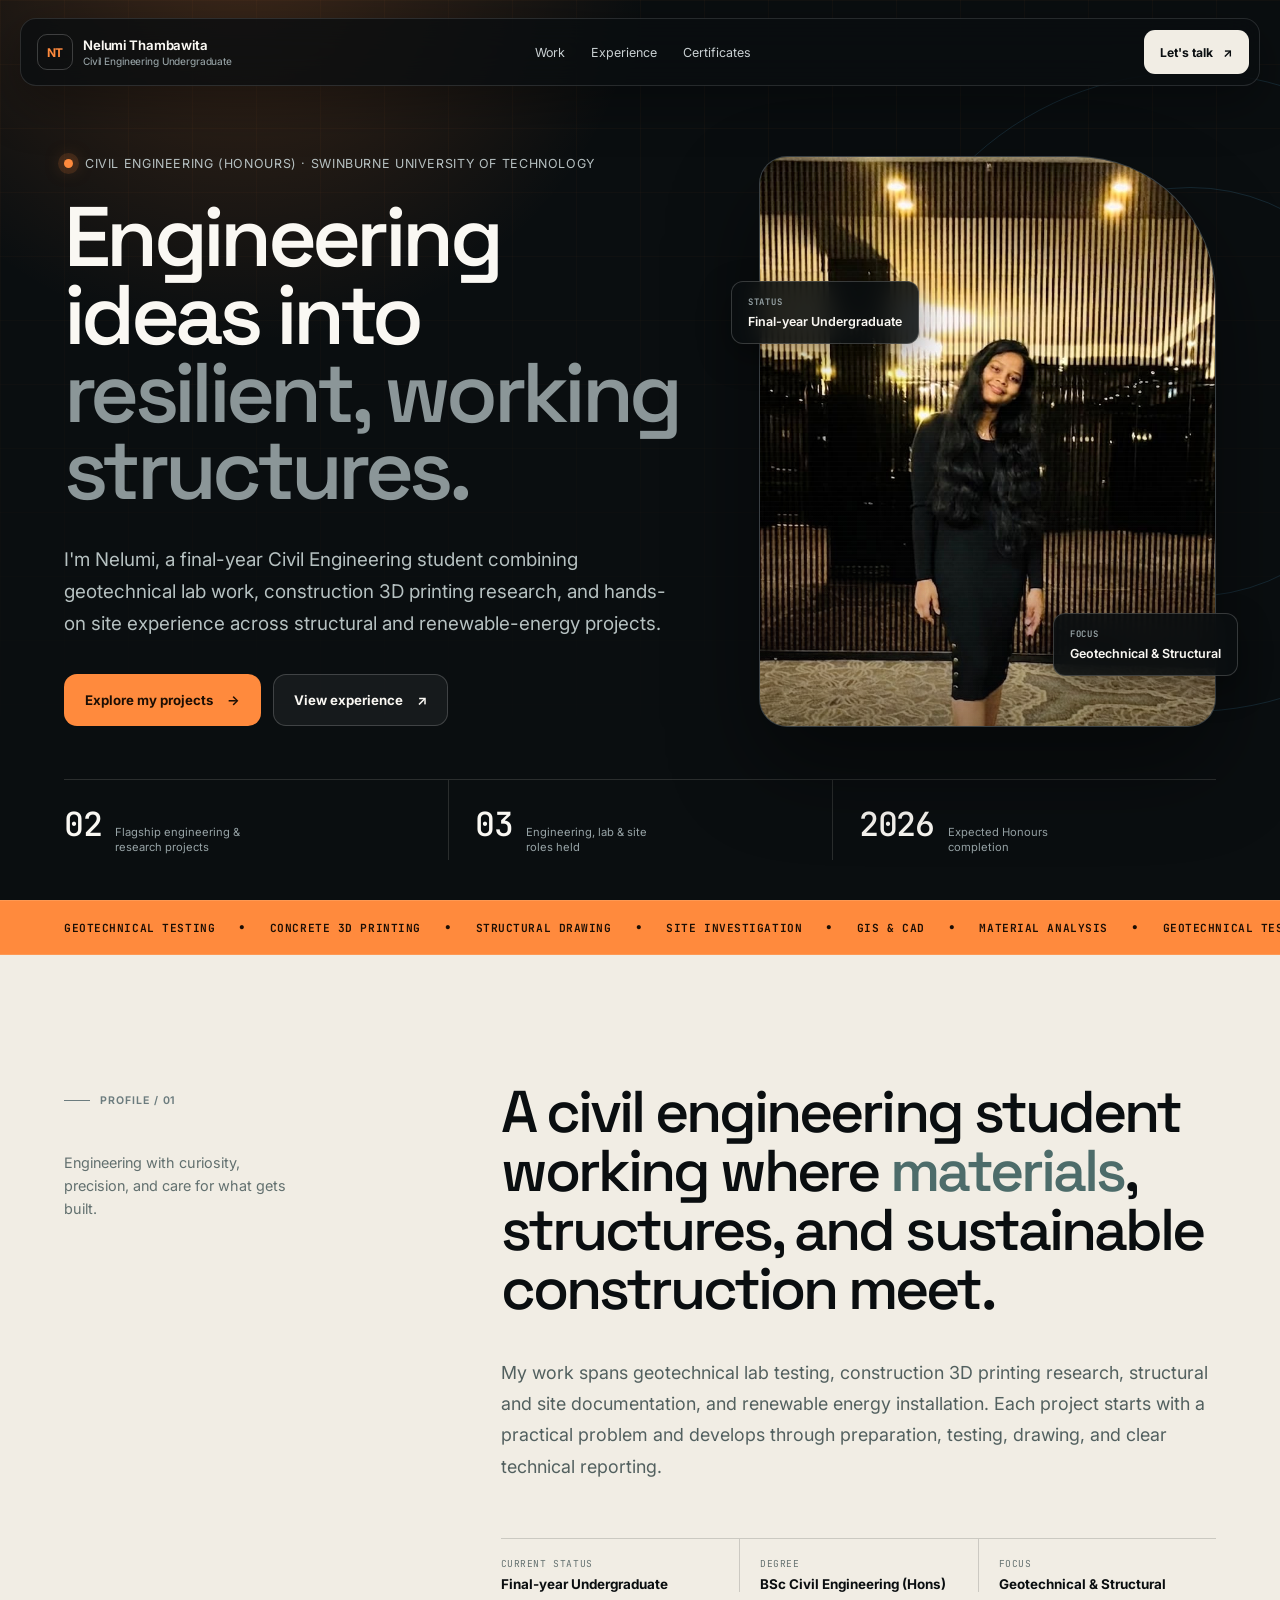
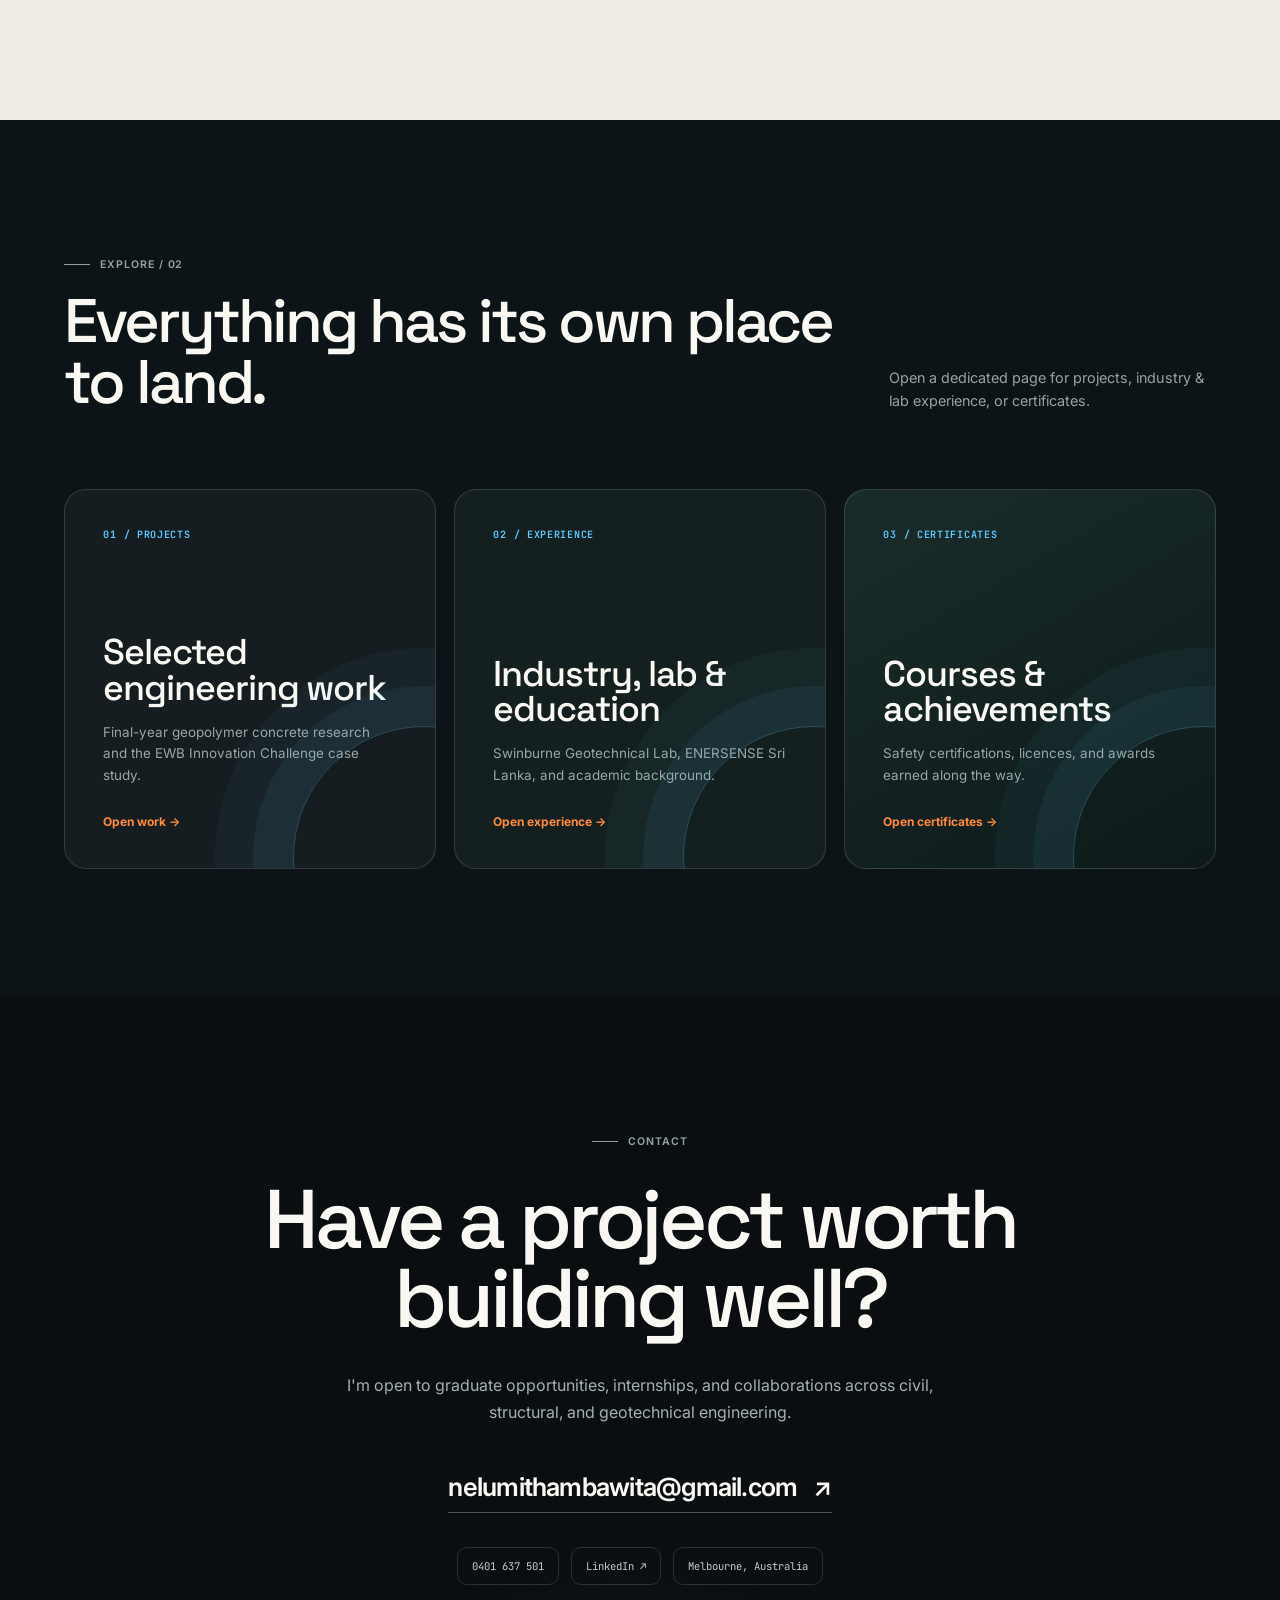
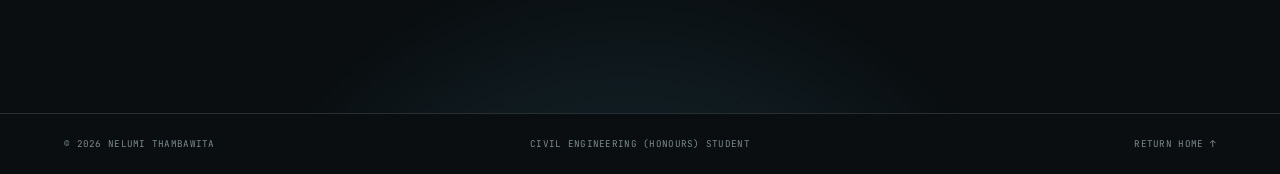
<file: index.html>
<!DOCTYPE html>
<html lang="en">
<head>
<meta charset="UTF-8" />
<meta name="viewport" content="width=device-width, initial-scale=1.0" />
<title>Nelumi Thambawita — Civil Engineering Portfolio</title>
<meta name="description" content="Portfolio of Nelumi Thambawita, a Civil Engineering (Honours) student at Swinburne University of Technology." />
<link rel="icon" href="data:,">
<link rel="preconnect" href="https://fonts.googleapis.com">
<link href="https://fonts.googleapis.com/css2?family=Space+Grotesk:wght@400;500;600;700&family=JetBrains+Mono:wght@400;500;600;700&family=Inter:wght@400;500;600&display=swap" rel="stylesheet">
<link rel="stylesheet" href="style.css" />
</head>
<body>
<div class="site-shell">

  <header class="site-header">
    <a href="/" class="brand" aria-label="Nelumi Thambawita — home">
      <span class="brand-mark">NT</span>
      <span class="brand-copy">Nelumi Thambawita<small>Civil Engineering Undergraduate</small></span>
    </a>
    <nav class="desktop-nav" aria-label="Primary navigation">
      <a href="/work.html">Work</a>
      <a href="/experience.html">Experience</a>
      <a href="/credentials.html">Certificates</a>
    </nav>
    <a class="header-cta" href="mailto:nelumithambawita@gmail.com">Let's talk <span aria-hidden="true">↗</span></a>
  </header>

  <nav class="mobile-nav" aria-label="Mobile navigation">
    <a href="/"><span>01</span>Home</a>
    <a href="/work.html"><span>02</span>Work</a>
    <a href="/experience.html"><span>03</span>Experience</a>
    <a href="/credentials.html"><span>04</span>Certificates</a>
  </nav>

  <main class="page-main">

    <section class="hero">
      <div class="hero-grid" aria-hidden="true"></div>
      <div class="hero-orbit hero-orbit-one" aria-hidden="true"></div>
      <div class="hero-orbit hero-orbit-two" aria-hidden="true"></div>

      <div class="hero-copy">
        <p class="hero-kicker"><span class="status-dot" aria-hidden="true"></span>Civil Engineering (Honours) · Swinburne University of Technology</p>
        <h1>Engineering ideas into <span>resilient, working structures.</span></h1>
        <p class="hero-summary">I'm Nelumi, a final-year Civil Engineering student combining geotechnical lab work, construction 3D printing research, and hands-on site experience across structural and renewable-energy projects.</p>
        <div class="hero-actions">
          <a href="/work.html" class="button button-primary">Explore my projects <span aria-hidden="true">→</span></a>
          <a href="/experience.html" class="button button-ghost">View experience <span aria-hidden="true">↗</span></a>
        </div>
      </div>

      <div class="hero-visual">
        <div class="portrait-frame">
          <img src="/assets/profile.jpg" alt="Nelumi Thambawita" loading="eager" />
          <div class="portrait-scan" aria-hidden="true"></div>
        </div>
        <div class="portrait-note portrait-note-top">
          <span>Status</span>Final-year Undergraduate
        </div>
        <div class="portrait-note portrait-note-bottom">
          <span>Focus</span>Geotechnical &amp; Structural
        </div>
      </div>

      <div class="hero-metrics" aria-label="Portfolio highlights">
        <div><strong>02</strong><span>Flagship engineering &amp; research projects</span></div>
        <div><strong>03</strong><span>Engineering, lab &amp; site roles held</span></div>
        <div><strong>2026</strong><span>Expected Honours completion</span></div>
      </div>
    </section>

    <div class="discipline-strip" aria-label="Focus areas">
      <div class="discipline-track">
        <span>Geotechnical testing</span><i>•</i>
        <span>Concrete 3D printing</span><i>•</i>
        <span>Structural drawing</span><i>•</i>
        <span>Site investigation</span><i>•</i>
        <span>GIS &amp; CAD</span><i>•</i>
        <span>Material analysis</span><i>•</i>
      </div>
    </div>

    <section class="manifesto section-pad reveal">
      <div class="manifesto-heading">
        <p class="section-label dark"><span aria-hidden="true"></span>Profile / 01</p>
        <p>Engineering with curiosity, precision, and care for what gets built.</p>
      </div>
      <div class="manifesto-body">
        <h2>A civil engineering student working where <em>materials</em>, structures, and sustainable construction meet.</h2>
        <p>My work spans geotechnical lab testing, construction 3D printing research, structural and site documentation, and renewable energy installation. Each project starts with a practical problem and develops through preparation, testing, drawing, and clear technical reporting.</p>
        <div class="profile-facts">
          <div><span>Current status</span><strong>Final-year Undergraduate</strong></div>
          <div><span>Degree</span><strong>BSc Civil Engineering (Hons)</strong></div>
          <div><span>Focus</span><strong>Geotechnical &amp; Structural</strong></div>
        </div>
      </div>
    </section>

    <section class="directory-section section-pad reveal">
      <div class="section-heading">
        <div>
          <p class="section-label"><span aria-hidden="true"></span>Explore / 02</p>
          <h2>Everything has its own place to land.</h2>
        </div>
        <p>Open a dedicated page for projects, industry &amp; lab experience, or certificates.</p>
      </div>
      <div class="directory-grid">
        <a href="/work.html" class="directory-card directory-work">
          <span>01 / Projects</span>
          <h3>Selected engineering work</h3>
          <p>Final-year geopolymer concrete research and the EWB Innovation Challenge case study.</p>
          <b>Open work →</b>
        </a>
        <a href="/experience.html" class="directory-card directory-experience">
          <span>02 / Experience</span>
          <h3>Industry, lab &amp; education</h3>
          <p>Swinburne Geotechnical Lab, ENERSENSE Sri Lanka, and academic background.</p>
          <b>Open experience →</b>
        </a>
        <a href="/credentials.html" class="directory-card directory-credentials">
          <span>03 / Certificates</span>
          <h3>Courses &amp; achievements</h3>
          <p>Safety certifications, licences, and awards earned along the way.</p>
          <b>Open certificates →</b>
        </a>
      </div>
    </section>

    <section class="contact-section section-pad reveal">
      <p class="section-label"><span aria-hidden="true"></span>Contact</p>
      <h2>Have a project worth building well?</h2>
      <p>I'm open to graduate opportunities, internships, and collaborations across civil, structural, and geotechnical engineering.</p>
      <a class="contact-email" href="mailto:nelumithambawita@gmail.com">nelumithambawita@gmail.com <span aria-hidden="true">↗</span></a>
      <div class="contact-links">
        <a href="tel:+61401637501">0401 637 501</a>
        <a href="https://www.linkedin.com/in/nelumi-thambawita-646204294/" target="_blank" rel="noreferrer">LinkedIn ↗</a>
        <span>Melbourne, Australia</span>
      </div>
    </section>

  </main>

  <footer class="site-footer">
    <p>© <span data-year></span> Nelumi Thambawita</p>
    <p>Civil Engineering (Honours) Student</p>
    <a href="/">Return home ↑</a>
  </footer>

</div>
<script src="script.js"></script>
</body>
</html>
</file>
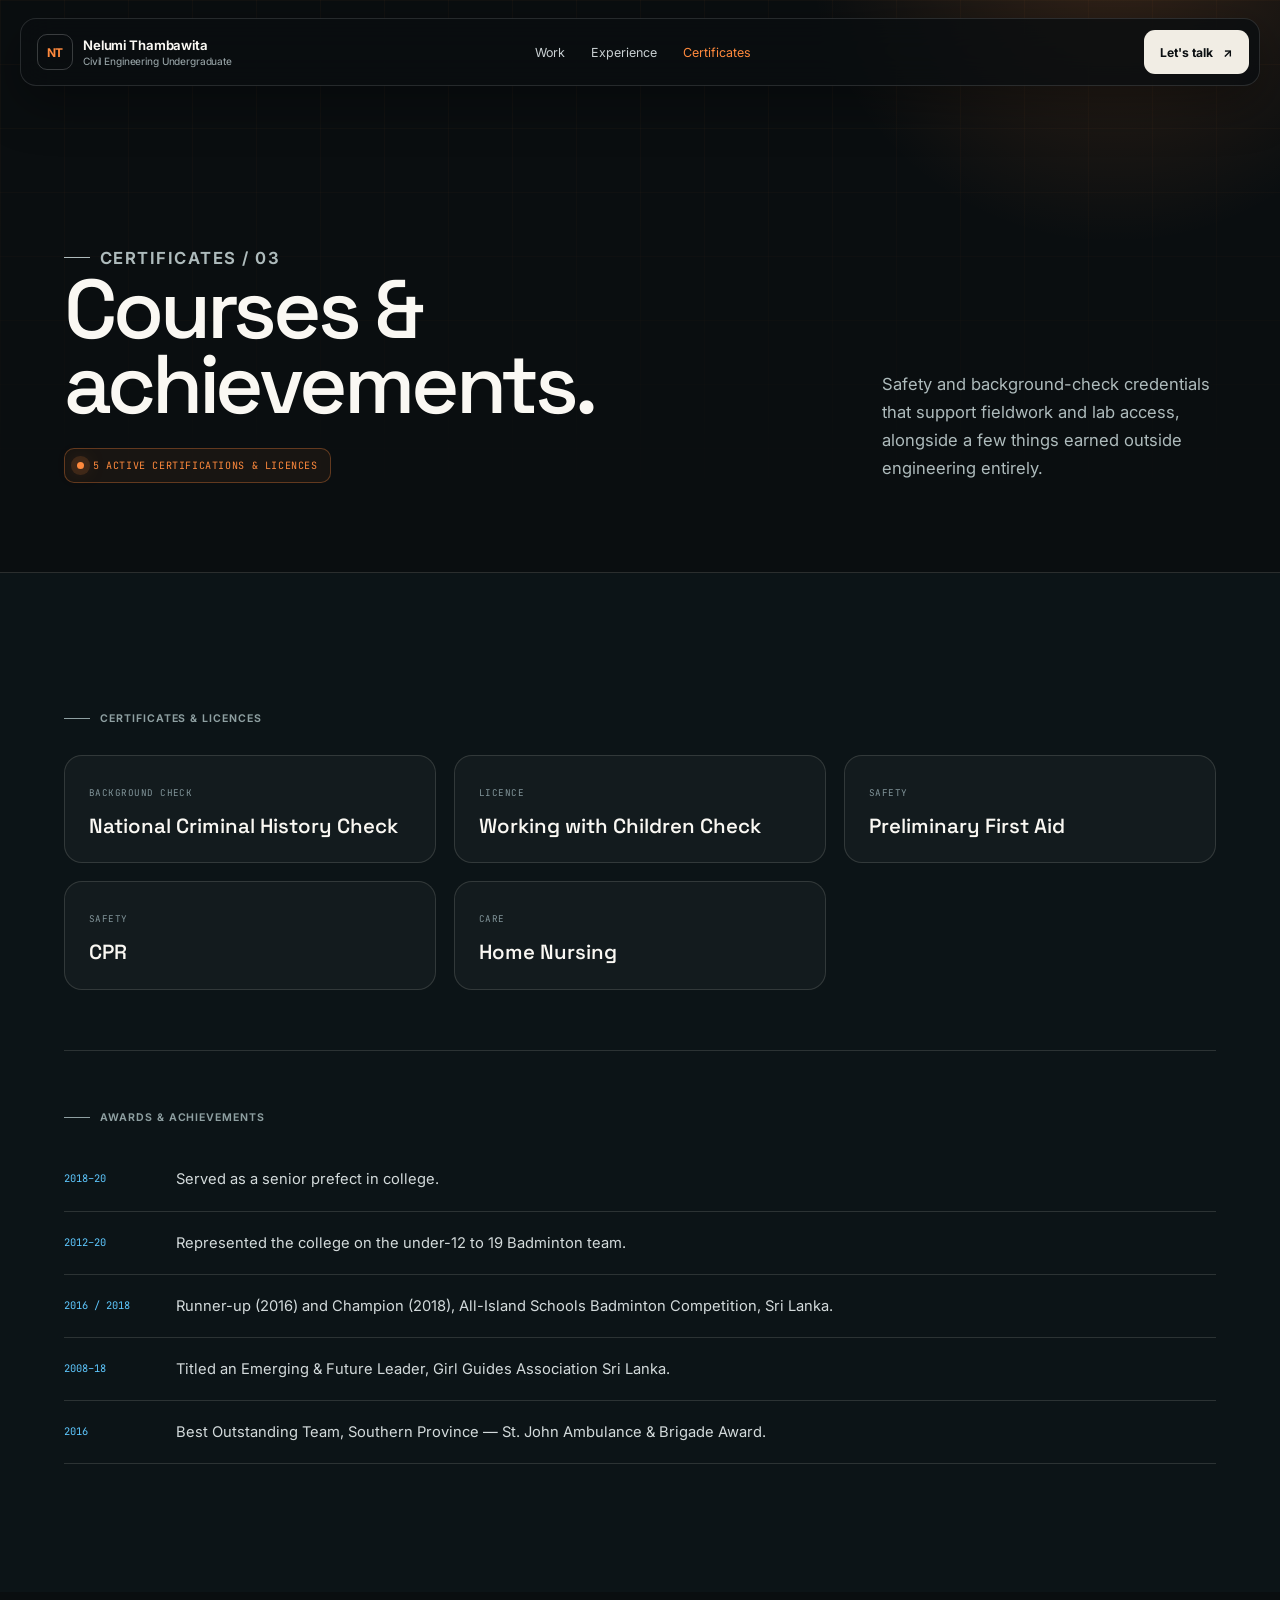
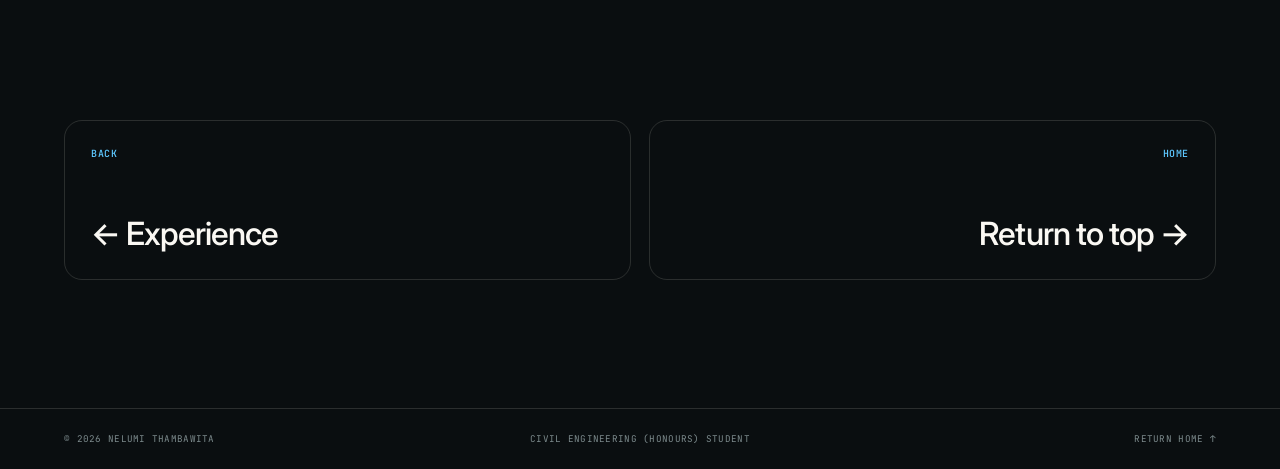
<file: credentials.html>
<!DOCTYPE html>
<html lang="en">
<head>
<meta charset="UTF-8" />
<meta name="viewport" content="width=device-width, initial-scale=1.0" />
<title>Certificates | Nelumi Thambawita</title>
<meta name="description" content="Certificates, licences, and awards held by Nelumi Thambawita, Civil Engineering (Honours) student." />
<link rel="icon" href="data:,">
<link rel="preconnect" href="https://fonts.googleapis.com">
<link href="https://fonts.googleapis.com/css2?family=Space+Grotesk:wght@400;500;600;700&family=JetBrains+Mono:wght@400;500;600;700&family=Inter:wght@400;500;600&display=swap" rel="stylesheet">
<link rel="stylesheet" href="style.css" />
</head>
<body>
<div class="site-shell">

  <header class="site-header">
    <a href="/" class="brand" aria-label="Nelumi Thambawita — home">
      <span class="brand-mark">NT</span>
      <span class="brand-copy">Nelumi Thambawita<small>Civil Engineering Undergraduate</small></span>
    </a>
    <nav class="desktop-nav" aria-label="Primary navigation">
      <a href="/work.html">Work</a>
      <a href="/experience.html">Experience</a>
      <a href="/credentials.html">Certificates</a>
    </nav>
    <a class="header-cta" href="mailto:nelumithambawita@gmail.com">Let's talk <span aria-hidden="true">↗</span></a>
  </header>

  <nav class="mobile-nav" aria-label="Mobile navigation">
    <a href="/"><span>01</span>Home</a>
    <a href="/work.html"><span>02</span>Work</a>
    <a href="/experience.html"><span>03</span>Experience</a>
    <a href="/credentials.html"><span>04</span>Certificates</a>
  </nav>

  <main class="page-main">

    <section class="page-hero">
      <div class="page-grid" aria-hidden="true"></div>
      <div class="page-hero-layout">
        <div>
          <p class="section-label"><span aria-hidden="true"></span>Certificates / 03</p>
          <h1>Courses &amp; achievements.</h1>
          <div class="current-status"><span class="status-dot" aria-hidden="true"></span>5 active certifications &amp; licences</div>
        </div>
        <p>Safety and background-check credentials that support fieldwork and lab access, alongside a few things earned outside engineering entirely.</p>
      </div>
    </section>

    <section class="credentials-section section-pad reveal">
      <p class="section-label"><span aria-hidden="true"></span>Certificates &amp; Licences</p>
      <div class="credentials-grid" style="margin-top: 30px;">
        <div class="credential-card">
          <span>Background Check</span>
          <h3>National Criminal History Check</h3>
        </div>
        <div class="credential-card">
          <span>Licence</span>
          <h3>Working with Children Check</h3>
        </div>
        <div class="credential-card">
          <span>Safety</span>
          <h3>Preliminary First Aid</h3>
        </div>
        <div class="credential-card">
          <span>Safety</span>
          <h3>CPR</h3>
        </div>
        <div class="credential-card">
          <span>Care</span>
          <h3>Home Nursing</h3>
        </div>
      </div>

      <div class="awards-panel">
        <p class="section-label"><span aria-hidden="true"></span>Awards &amp; Achievements</p>
        <div class="awards-list" style="margin-top: 24px;">
          <div class="award-item"><span>2018–20</span><p>Served as a senior prefect in college.</p></div>
          <div class="award-item"><span>2012–20</span><p>Represented the college on the under-12 to 19 Badminton team.</p></div>
          <div class="award-item"><span>2016 / 2018</span><p>Runner-up (2016) and Champion (2018), All-Island Schools Badminton Competition, Sri Lanka.</p></div>
          <div class="award-item"><span>2008–18</span><p>Titled an Emerging &amp; Future Leader, Girl Guides Association Sri Lanka.</p></div>
          <div class="award-item"><span>2016</span><p>Best Outstanding Team, Southern Province — St. John Ambulance &amp; Brigade Award.</p></div>
        </div>
      </div>
    </section>

    <section class="page-pagination section-pad">
      <a href="/experience.html"><span>Back</span>← Experience</a>
      <a href="/"><span>Home</span>Return to top →</a>
    </section>

  </main>

  <footer class="site-footer">
    <p>© <span data-year></span> Nelumi Thambawita</p>
    <p>Civil Engineering (Honours) Student</p>
    <a href="/">Return home ↑</a>
  </footer>

</div>
<script src="script.js"></script>
</body>
</html>
</file>
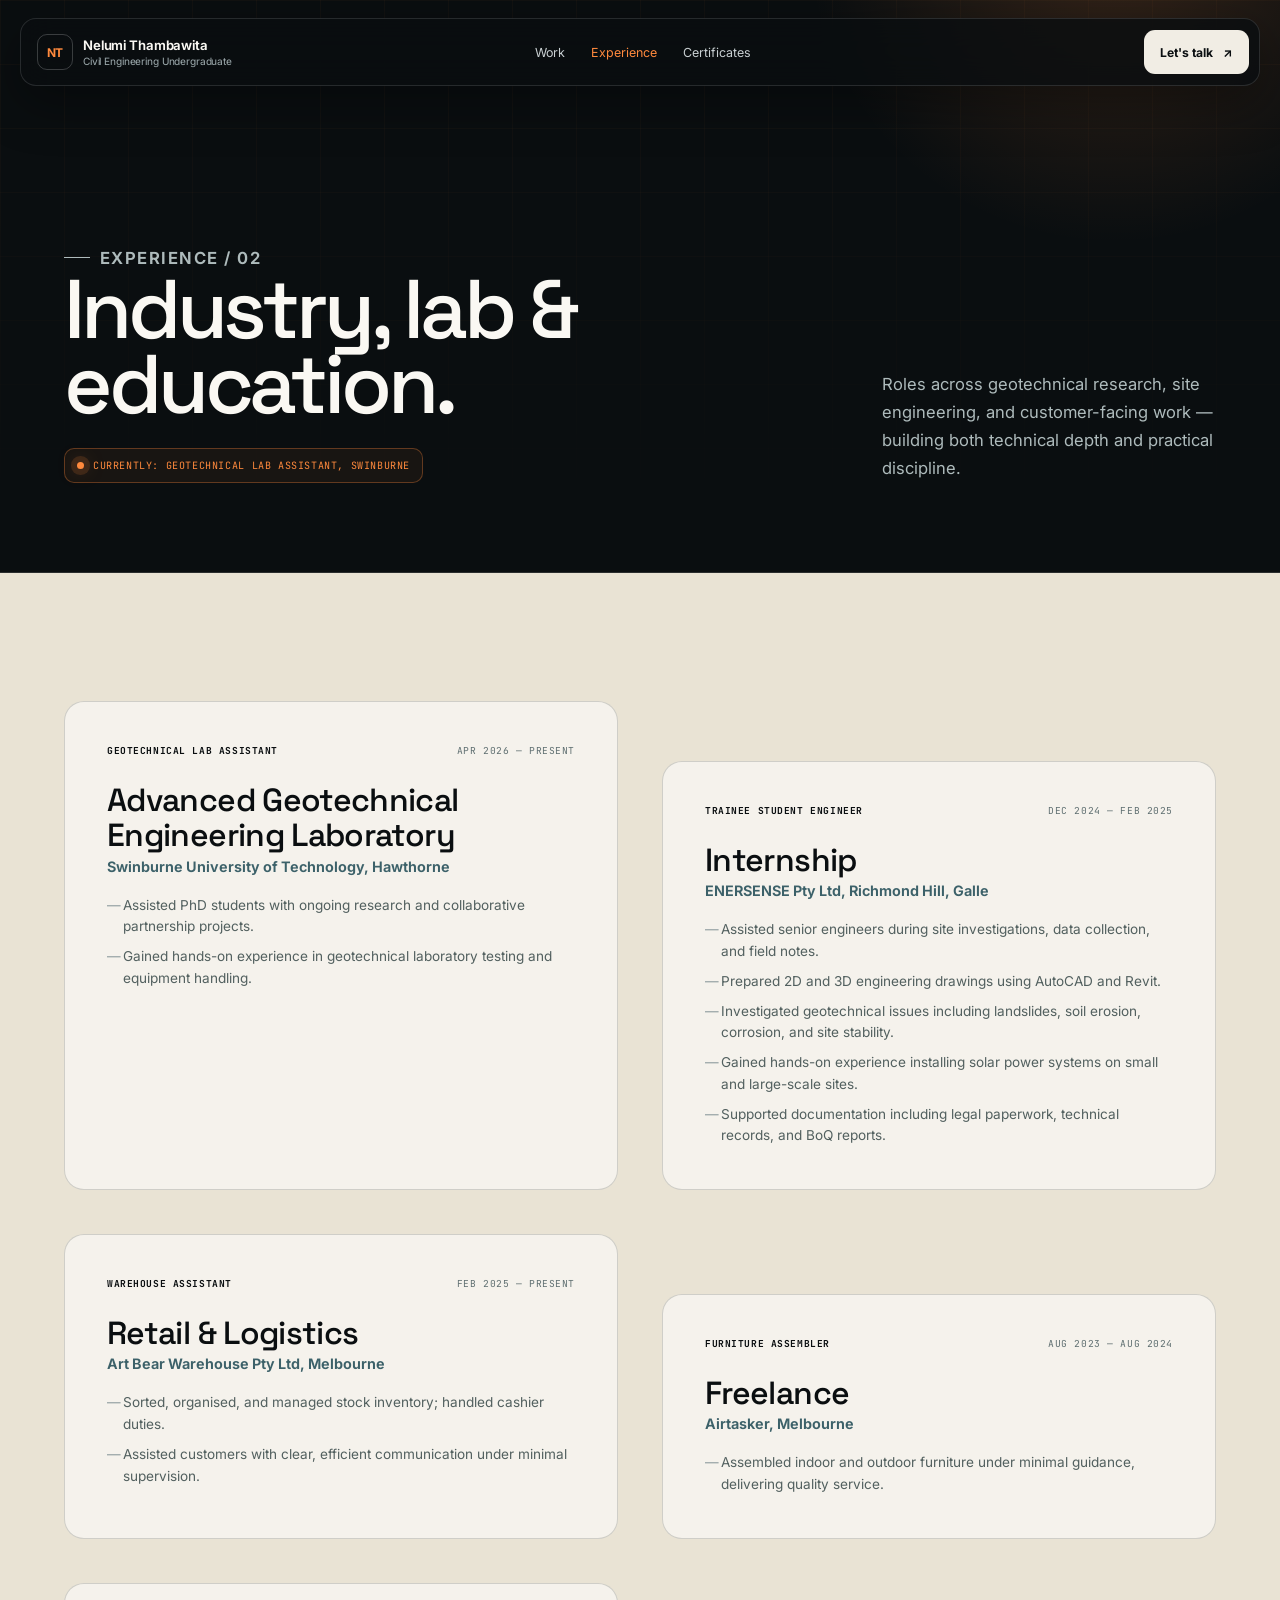
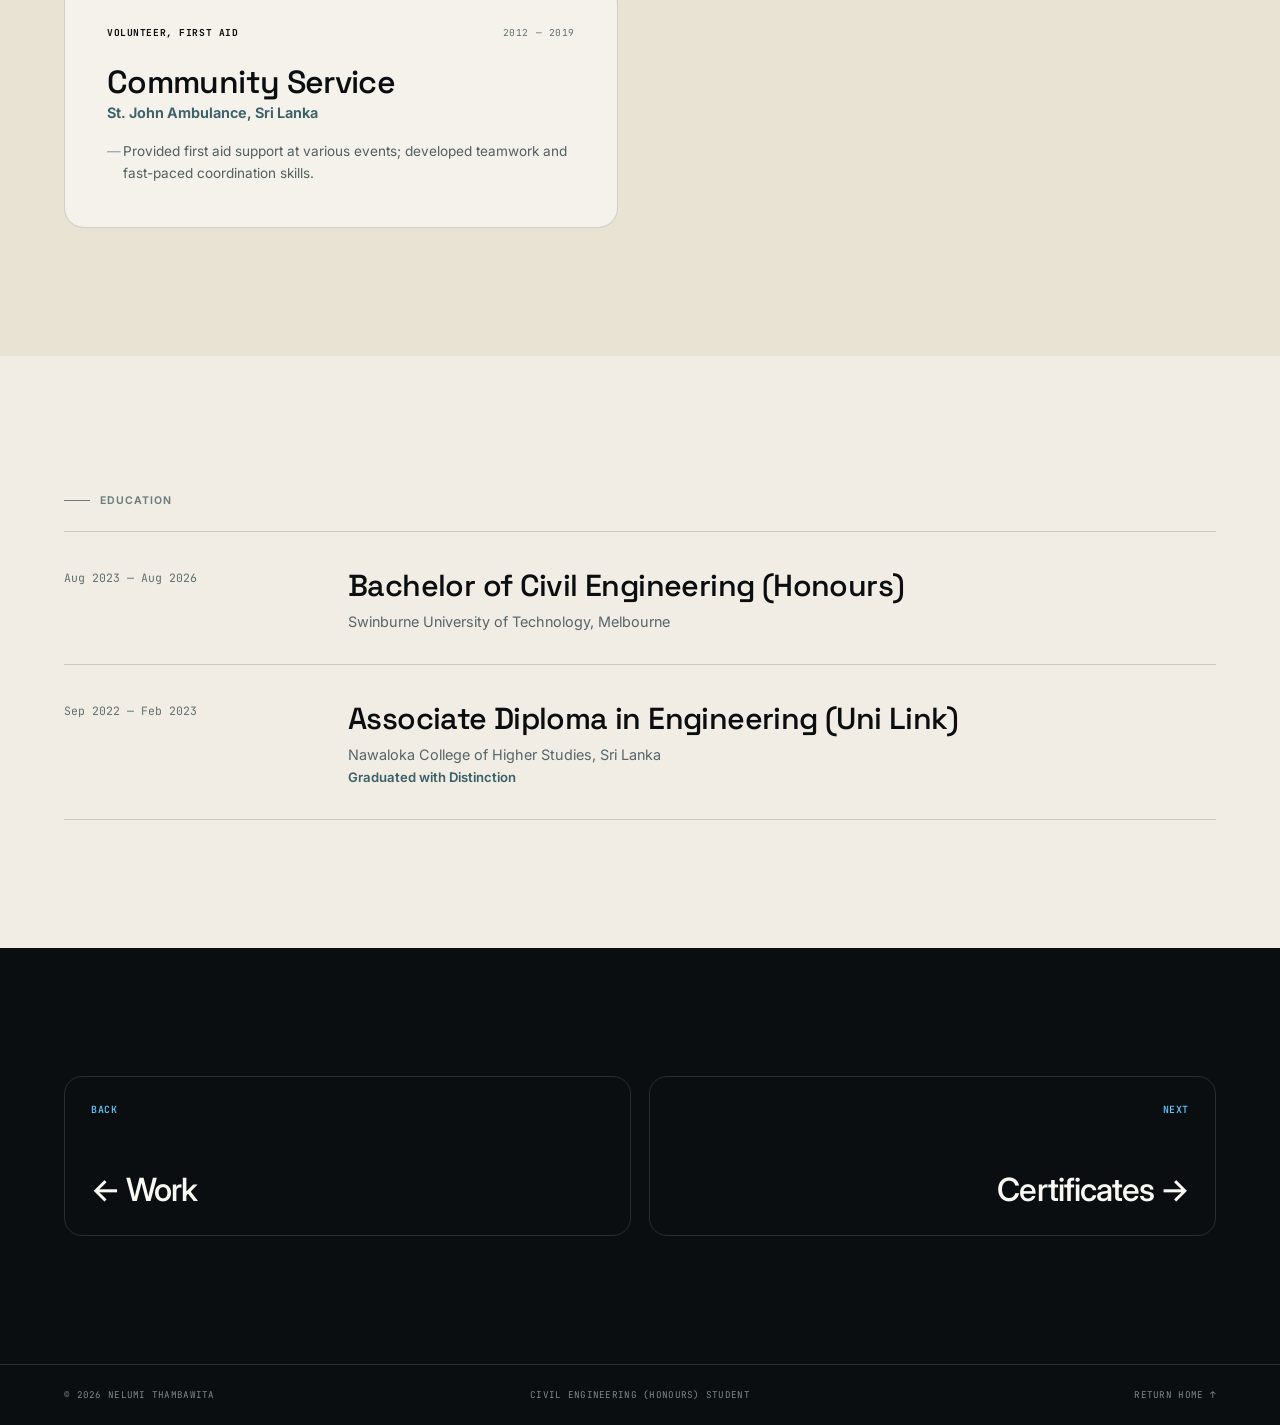
<file: experience.html>
<!DOCTYPE html>
<html lang="en">
<head>
<meta charset="UTF-8" />
<meta name="viewport" content="width=device-width, initial-scale=1.0" />
<title>Experience | Nelumi Thambawita</title>
<meta name="description" content="Industry, laboratory, and education background of Nelumi Thambawita, Civil Engineering (Honours) student." />
<link rel="icon" href="data:,">
<link rel="preconnect" href="https://fonts.googleapis.com">
<link href="https://fonts.googleapis.com/css2?family=Space+Grotesk:wght@400;500;600;700&family=JetBrains+Mono:wght@400;500;600;700&family=Inter:wght@400;500;600&display=swap" rel="stylesheet">
<link rel="stylesheet" href="style.css" />
</head>
<body>
<div class="site-shell">

  <header class="site-header">
    <a href="/" class="brand" aria-label="Nelumi Thambawita — home">
      <span class="brand-mark">NT</span>
      <span class="brand-copy">Nelumi Thambawita<small>Civil Engineering Undergraduate</small></span>
    </a>
    <nav class="desktop-nav" aria-label="Primary navigation">
      <a href="/work.html">Work</a>
      <a href="/experience.html">Experience</a>
      <a href="/credentials.html">Certificates</a>
    </nav>
    <a class="header-cta" href="mailto:nelumithambawita@gmail.com">Let's talk <span aria-hidden="true">↗</span></a>
  </header>

  <nav class="mobile-nav" aria-label="Mobile navigation">
    <a href="/"><span>01</span>Home</a>
    <a href="/work.html"><span>02</span>Work</a>
    <a href="/experience.html"><span>03</span>Experience</a>
    <a href="/credentials.html"><span>04</span>Certificates</a>
  </nav>

  <main class="page-main">

    <section class="page-hero">
      <div class="page-grid" aria-hidden="true"></div>
      <div class="page-hero-layout">
        <div>
          <p class="section-label"><span aria-hidden="true"></span>Experience / 02</p>
          <h1>Industry, lab &amp; education.</h1>
          <div class="current-status"><span class="status-dot" aria-hidden="true"></span>Currently: Geotechnical Lab Assistant, Swinburne</div>
        </div>
        <p>Roles across geotechnical research, site engineering, and customer-facing work — building both technical depth and practical discipline.</p>
      </div>
    </section>

    <section class="experience-section section-pad reveal">
      <div class="experience-grid">

        <article class="experience-card">
          <div class="experience-meta"><strong>Geotechnical Lab Assistant</strong><span>Apr 2026 — Present</span></div>
          <h3>Advanced Geotechnical Engineering Laboratory</h3>
          <p class="company">Swinburne University of Technology, Hawthorne</p>
          <ul>
            <li>Assisted PhD students with ongoing research and collaborative partnership projects.</li>
            <li>Gained hands-on experience in geotechnical laboratory testing and equipment handling.</li>
          </ul>
        </article>

        <article class="experience-card">
          <div class="experience-meta"><strong>Trainee Student Engineer</strong><span>Dec 2024 — Feb 2025</span></div>
          <h3>Internship</h3>
          <p class="company">ENERSENSE Pty Ltd, Richmond Hill, Galle</p>
          <ul>
            <li>Assisted senior engineers during site investigations, data collection, and field notes.</li>
            <li>Prepared 2D and 3D engineering drawings using AutoCAD and Revit.</li>
            <li>Investigated geotechnical issues including landslides, soil erosion, corrosion, and site stability.</li>
            <li>Gained hands-on experience installing solar power systems on small and large-scale sites.</li>
            <li>Supported documentation including legal paperwork, technical records, and BoQ reports.</li>
          </ul>
        </article>

        <article class="experience-card">
          <div class="experience-meta"><strong>Warehouse Assistant</strong><span>Feb 2025 — Present</span></div>
          <h3>Retail &amp; Logistics</h3>
          <p class="company">Art Bear Warehouse Pty Ltd, Melbourne</p>
          <ul>
            <li>Sorted, organised, and managed stock inventory; handled cashier duties.</li>
            <li>Assisted customers with clear, efficient communication under minimal supervision.</li>
          </ul>
        </article>

        <article class="experience-card">
          <div class="experience-meta"><strong>Furniture Assembler</strong><span>Aug 2023 — Aug 2024</span></div>
          <h3>Freelance</h3>
          <p class="company">Airtasker, Melbourne</p>
          <ul>
            <li>Assembled indoor and outdoor furniture under minimal guidance, delivering quality service.</li>
          </ul>
        </article>

        <article class="experience-card">
          <div class="experience-meta"><strong>Volunteer, First Aid</strong><span>2012 — 2019</span></div>
          <h3>Community Service</h3>
          <p class="company">St. John Ambulance, Sri Lanka</p>
          <ul>
            <li>Provided first aid support at various events; developed teamwork and fast-paced coordination skills.</li>
          </ul>
        </article>

      </div>
    </section>

    <section class="education-section section-pad reveal">
      <p class="section-label dark"><span aria-hidden="true"></span>Education</p>
      <div class="education-list" style="margin-top: 24px;">
        <div class="education-item">
          <div class="education-date">Aug 2023 — Aug 2026</div>
          <div>
            <h3>Bachelor of Civil Engineering (Honours)</h3>
            <p>Swinburne University of Technology, Melbourne</p>
          </div>
        </div>
        <div class="education-item">
          <div class="education-date">Sep 2022 — Feb 2023</div>
          <div>
            <h3>Associate Diploma in Engineering (Uni Link)</h3>
            <p>Nawaloka College of Higher Studies, Sri Lanka</p>
            <p class="note">Graduated with Distinction</p>
          </div>
        </div>
      </div>
    </section>

    <section class="page-pagination section-pad">
      <a href="/work.html"><span>Back</span>← Work</a>
      <a href="/credentials.html"><span>Next</span>Certificates →</a>
    </section>

  </main>

  <footer class="site-footer">
    <p>© <span data-year></span> Nelumi Thambawita</p>
    <p>Civil Engineering (Honours) Student</p>
    <a href="/">Return home ↑</a>
  </footer>

</div>
<script src="script.js"></script>
</body>
</html>
</file>
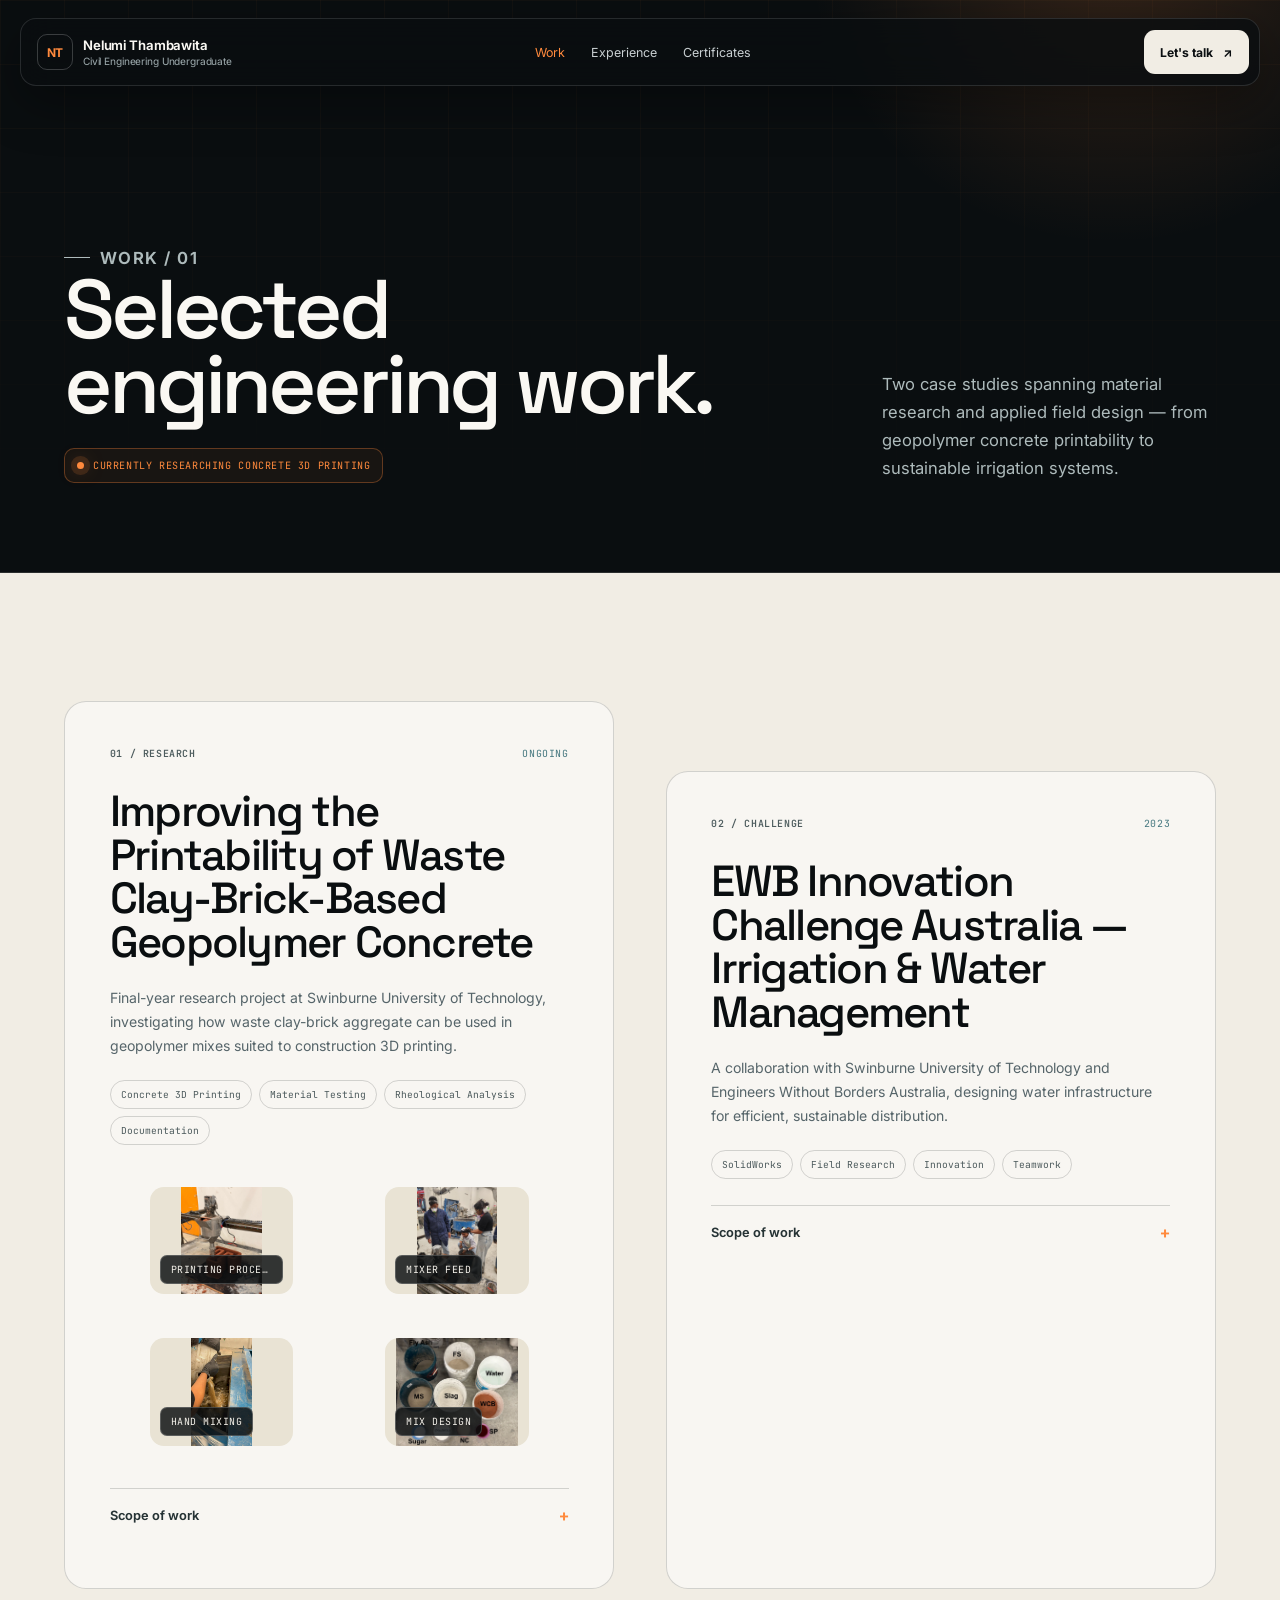
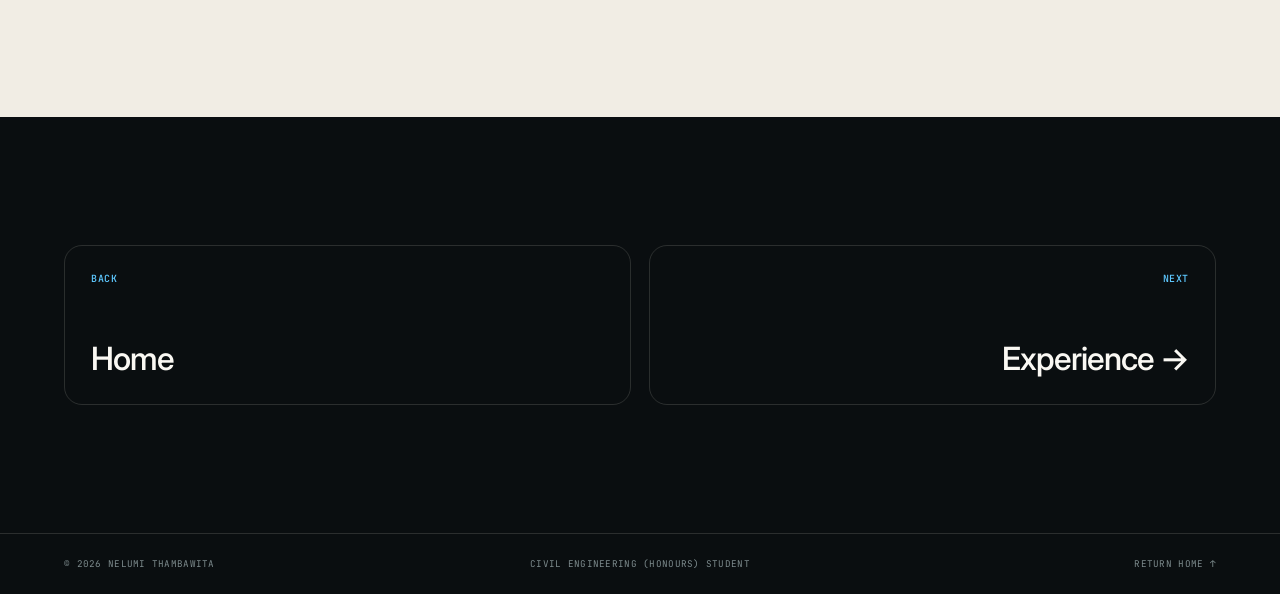
<file: work.html>
<!DOCTYPE html>
<html lang="en">
<head>
<meta charset="UTF-8" />
<meta name="viewport" content="width=device-width, initial-scale=1.0" />
<title>Work | Nelumi Thambawita</title>
<meta name="description" content="Selected engineering projects by Nelumi Thambawita — construction 3D printing research and the EWB Innovation Challenge." />
<link rel="icon" href="data:,">
<link rel="preconnect" href="https://fonts.googleapis.com">
<link href="https://fonts.googleapis.com/css2?family=Space+Grotesk:wght@400;500;600;700&family=JetBrains+Mono:wght@400;500;600;700&family=Inter:wght@400;500;600&display=swap" rel="stylesheet">
<link rel="stylesheet" href="style.css" />
</head>
<body>
<div class="site-shell">

  <header class="site-header">
    <a href="/" class="brand" aria-label="Nelumi Thambawita — home">
      <span class="brand-mark">NT</span>
      <span class="brand-copy">Nelumi Thambawita<small>Civil Engineering Undergraduate</small></span>
    </a>
    <nav class="desktop-nav" aria-label="Primary navigation">
      <a href="/work.html">Work</a>
      <a href="/experience.html">Experience</a>
      <a href="/credentials.html">Certificates</a>
    </nav>
    <a class="header-cta" href="mailto:nelumithambawita@gmail.com">Let's talk <span aria-hidden="true">↗</span></a>
  </header>

  <nav class="mobile-nav" aria-label="Mobile navigation">
    <a href="/"><span>01</span>Home</a>
    <a href="/work.html"><span>02</span>Work</a>
    <a href="/experience.html"><span>03</span>Experience</a>
    <a href="/credentials.html"><span>04</span>Certificates</a>
  </nav>

  <main class="page-main">

    <section class="page-hero">
      <div class="page-grid" aria-hidden="true"></div>
      <div class="page-hero-layout">
        <div>
          <p class="section-label"><span aria-hidden="true"></span>Work / 01</p>
          <h1>Selected engineering work.</h1>
          <div class="current-status"><span class="status-dot" aria-hidden="true"></span>Currently researching concrete 3D printing</div>
        </div>
        <p>Two case studies spanning material research and applied field design — from geopolymer concrete printability to sustainable irrigation systems.</p>
      </div>
    </section>

    <section class="work-index section-pad reveal">
      <div class="project-index-grid">

        <article class="work-card">
          <div class="work-card-meta"><b>01 / Research</b><span>Ongoing</span></div>
          <h2>Improving the Printability of Waste Clay-Brick-Based Geopolymer Concrete</h2>
          <p>Final-year research project at Swinburne University of Technology, investigating how waste clay-brick aggregate can be used in geopolymer mixes suited to construction 3D printing.</p>
          <ul class="tag-list">
            <li>Concrete 3D Printing</li>
            <li>Material Testing</li>
            <li>Rheological Analysis</li>
            <li>Documentation</li>
          </ul>
          <div class="project-gallery">
            <figure class="image-frame">
              <img src="/assets/project-printing-process.jpg" alt="Gantry-mounted 3D printer extruding a geopolymer clay mix into a printed wall sample" loading="lazy" />
              <span>Printing process</span>
            </figure>
            <figure class="image-frame">
              <img src="/assets/project-feeding-printer.jpg" alt="Mixed geopolymer material being fed into the printer's mixing drum" loading="lazy" />
              <span>Mixer feed</span>
            </figure>
            <figure class="image-frame">
              <img src="/assets/project-material-mixing.jpg" alt="Team members mixing geopolymer material by hand in the lab" loading="lazy" />
              <span>Hand mixing</span>
            </figure>
            <figure class="image-frame">
              <img src="/assets/project-material-measuring.jpg" alt="Labelled buckets of mix components: fly ash, fine sand, water, slag, waste clay brick, sugar, sodium silicate, and superplasticiser" loading="lazy" />
              <span>Mix design</span>
            </figure>
          </div>
          <details class="case-details">
            <summary>Scope of work <span aria-hidden="true">+</span></summary>
            <div>
              <ul>
                <li>Conducted material preparation and laboratory testing of soil/aggregate-based geopolymer mixes.</li>
                <li>Worked with construction 3D printing materials and equipment, analysing test data and documenting results.</li>
                <li>Built strong familiarity with laboratory safety, equipment handling, and sample analysis techniques.</li>
              </ul>
            </div>
          </details>
        </article>

        <article class="work-card">
          <div class="work-card-meta"><b>02 / Challenge</b><span>2023</span></div>
          <h2>EWB Innovation Challenge Australia — Irrigation &amp; Water Management</h2>
          <p>A collaboration with Swinburne University of Technology and Engineers Without Borders Australia, designing water infrastructure for efficient, sustainable distribution.</p>
          <ul class="tag-list">
            <li>SolidWorks</li>
            <li>Field Research</li>
            <li>Innovation</li>
            <li>Teamwork</li>
          </ul>
          <details class="case-details">
            <summary>Scope of work <span aria-hidden="true">+</span></summary>
            <div>
              <ul>
                <li>Part of a team designing a Pressure Limited Pass-Through (PLP) Valve for efficient water distribution.</li>
                <li>Created a rainwater harvesting system to support sustainable water usage.</li>
                <li>Strengthened problem-solving, field research, teamwork, and technical documentation skills.</li>
              </ul>
            </div>
          </details>
        </article>

      </div>
    </section>

    <section class="page-pagination section-pad">
      <a href="/"><span>Back</span>Home</a>
      <a href="/experience.html"><span>Next</span>Experience →</a>
    </section>

  </main>

  <footer class="site-footer">
    <p>© <span data-year></span> Nelumi Thambawita</p>
    <p>Civil Engineering (Honours) Student</p>
    <a href="/">Return home ↑</a>
  </footer>

</div>
<script src="script.js"></script>
</body>
</html>
</file>
<file: style.css>
:root {
  --ink: #0a0e10;
  --ink-soft: #11171a;
  --panel: #161d21;
  --paper: #f1ede4;
  --paper-warm: #e9e3d4;
  --white: #faf8f3;
  --muted: #97a3a6;
  --line: rgba(241, 237, 228, 0.14);
  --line-dark: rgba(10, 14, 16, 0.16);
  --accent: #ff8a3d;
  --accent-soft: rgba(255, 138, 61, 0.12);
  --cyan: #5ec8ff;
  --max: 1240px;
}

* { box-sizing: border-box; }
html { scroll-behavior: smooth; background: var(--ink); }
body {
  margin: 0;
  background: var(--ink);
  color: var(--white);
  font-family: 'Inter', Arial, sans-serif;
  text-rendering: optimizeLegibility;
  -webkit-font-smoothing: antialiased;
}
::selection { background: var(--accent); color: var(--ink); }
a { color: inherit; text-decoration: none; }
ul, ol { list-style: none; margin: 0; padding: 0; }
img { max-width: 100%; display: block; }
h1, h2, h3 { font-family: 'Space Grotesk', 'Inter', sans-serif; }
.mono { font-family: 'JetBrains Mono', ui-monospace, monospace; }

.site-shell { min-width: 320px; overflow-x: clip; }

/* ---------- Nav ---------- */
.site-header {
  position: fixed;
  top: 18px;
  left: 50%;
  transform: translateX(-50%);
  z-index: 100;
  width: min(calc(100% - 32px), var(--max));
  display: grid;
  grid-template-columns: 1fr auto 1fr;
  align-items: center;
  gap: 24px;
  height: 68px;
  padding: 0 10px 0 16px;
  background: rgba(10, 14, 16, 0.78);
  border: 1px solid rgba(255, 255, 255, 0.12);
  border-radius: 16px;
  backdrop-filter: blur(16px);
  box-shadow: 0 16px 50px rgba(0, 0, 0, 0.35);
}
.brand { display: inline-flex; align-items: center; gap: 10px; width: fit-content; }
.brand-mark {
  width: 36px; height: 36px;
  display: grid; place-items: center;
  border: 1px solid rgba(255,255,255,0.2);
  border-radius: 10px;
  color: var(--accent);
  font-size: 0.75rem; font-weight: 700; letter-spacing: -0.03em;
}
.brand-copy { display: grid; gap: 2px; font-size: 0.82rem; font-weight: 650; letter-spacing: -0.01em; }
.brand-copy small { color: var(--muted); font-size: 0.63rem; font-weight: 450; }
.desktop-nav { display: flex; gap: 26px; font-size: 0.78rem; color: #c9d0d2; justify-self: center; }
.desktop-nav a { transition: color 0.18s; }
.desktop-nav a:hover, .desktop-nav a.active { color: var(--accent); }
.header-cta {
  justify-self: end;
  display: inline-flex; align-items: center; gap: 10px;
  min-height: 44px; padding: 0 16px;
  background: var(--paper); color: var(--ink);
  border-radius: 11px; font-size: 0.76rem; font-weight: 700;
  transition: background 0.18s, transform 0.18s;
}
.header-cta:hover { background: var(--accent); transform: translateY(-2px); }

.mobile-nav {
  display: none;
  position: fixed; left: 10px; right: 10px; bottom: 10px;
  z-index: 110;
  background: rgba(10, 14, 16, 0.92);
  border: 1px solid rgba(255,255,255,0.14);
  border-radius: 16px;
  backdrop-filter: blur(16px);
  box-shadow: 0 14px 40px rgba(0,0,0,0.4);
  padding: 6px;
  grid-template-columns: repeat(4, 1fr);
  gap: 4px;
  height: 64px;
}
.mobile-nav a {
  display: grid; place-items: center; gap: 2px;
  color: #d7dcdd; font-size: 0.6rem; border-radius: 10px;
}
.mobile-nav a span { color: var(--cyan); font-size: 0.5rem; }
.mobile-nav a.active { background: rgba(255,255,255,0.08); color: var(--accent); }
.mobile-nav a.active span { color: var(--accent); }

/* ---------- Section scaffolding ---------- */
.section-pad { padding: clamp(80px, 10vw, 150px) max(5vw, 28px); }
.section-label {
  display: flex; align-items: center; gap: 10px;
  font-size: 0.66rem; font-weight: 650;
  letter-spacing: 0.09em; text-transform: uppercase;
  color: #8fa0a2;
}
.section-label span { width: 26px; height: 1px; background: currentColor; }
.section-label.dark { color: #6c7c7e; }

/* ---------- Home hero ---------- */
.hero {
  position: relative;
  isolation: isolate;
  min-height: 100svh;
  overflow: hidden;
  display: grid;
  grid-template-rows: 1fr auto;
  grid-template-columns: minmax(0, 1.15fr) minmax(300px, 0.85fr);
  align-items: center;
  column-gap: clamp(32px, 6vw, 100px);
  padding: 150px max(5vw, 28px) 40px;
}
.hero-grid {
  position: absolute; inset: 0; z-index: -3; opacity: 0.22;
  background-image: linear-gradient(rgba(255,138,61,0.16) 1px, transparent 1px),
                     linear-gradient(90deg, rgba(255,138,61,0.16) 1px, transparent 1px);
  background-size: 64px 64px;
  mask-image: linear-gradient(#000 10%, transparent 88%);
}
.hero::before {
  content: ""; position: absolute; z-index: -2;
  top: -38vw; left: -14vw; width: 66vw; height: 66vw; border-radius: 50%;
  background: radial-gradient(circle, rgba(255,138,61,0.22), transparent 68%);
}
.hero-orbit { position: absolute; z-index: -1; border: 1px solid rgba(94,200,255,0.14); border-radius: 50%; }
.hero-orbit-one { width: 50vw; height: 50vw; top: 8vh; right: -18vw; }
.hero-orbit-two { width: 32vw; height: 32vw; top: calc(8vh + 9vw); right: -9vw; }

.hero-copy { position: relative; z-index: 2; max-width: 900px; }
.hero-kicker {
  display: flex; align-items: center; gap: 12px;
  margin: 0 0 28px;
  font-size: clamp(0.66rem, 1vw, 0.78rem);
  color: #b6c0c1;
  letter-spacing: 0.05em; text-transform: uppercase;
}
.status-dot {
  width: 9px; height: 9px; border-radius: 50%; background: var(--accent);
  box-shadow: 0 0 0 6px rgba(255,138,61,0.14), 0 0 18px rgba(255,138,61,0.55);
}
.hero h1 {
  margin: 0; font-weight: 550;
  font-size: clamp(3.1rem, 6.6vw, 7rem);
  line-height: 0.92; letter-spacing: -0.055em;
  max-width: 880px;
}
.hero h1 span { display: block; color: #8b9698; }
.hero-summary {
  margin: 34px 0 0; max-width: 660px;
  color: #b6c1c1; font-size: clamp(1rem, 1.5vw, 1.18rem); line-height: 1.7;
}
.hero-actions { display: flex; flex-wrap: wrap; gap: 12px; margin-top: 34px; }
.button {
  display: inline-flex; align-items: center; justify-content: center; gap: 14px;
  min-height: 52px; padding: 0 20px;
  border: 1px solid transparent; border-radius: 13px;
  font-size: 0.83rem; font-weight: 680;
  transition: transform 0.18s, background 0.18s, border-color 0.18s;
}
.button:hover { transform: translateY(-3px); }
.button-primary { background: var(--accent); color: #1c0e04; }
.button-ghost { background: rgba(255,255,255,0.05); border-color: rgba(255,255,255,0.18); }
.button-ghost:hover { background: rgba(255,255,255,0.1); border-color: rgba(255,255,255,0.4); }

.hero-visual { justify-self: end; width: min(100%, 480px); position: relative; }
.portrait-frame {
  aspect-ratio: 0.8;
  width: 100%;
  position: relative;
  border-radius: 28px 140px 28px 28px;
  overflow: hidden;
  border: 1px solid rgba(255,255,255,0.14);
  box-shadow: 0 40px 90px rgba(0,0,0,0.45);
  background: #1a2226;
}
.portrait-frame img { width: 100%; height: 100%; object-fit: cover; object-position: center 18%; filter: saturate(0.94) contrast(1.03); }
.portrait-scan {
  pointer-events: none;
  position: absolute; inset: 0;
  background: linear-gradient(transparent 60%, rgba(10,14,16,0.4)),
              repeating-linear-gradient(0deg, transparent 0 4px, rgba(255,255,255,0.03) 5px);
}
.portrait-note {
  position: absolute;
  display: grid; gap: 4px;
  padding: 14px 16px;
  background: rgba(10,14,16,0.88);
  border: 1px solid rgba(255,255,255,0.18);
  border-radius: 12px;
  backdrop-filter: blur(12px);
  font-size: 0.78rem; font-weight: 620;
  box-shadow: 0 12px 32px rgba(0,0,0,0.35);
  max-width: 190px;
}
.portrait-note span { display: block; font-family: 'JetBrains Mono', monospace; font-size: 0.56rem; letter-spacing: 0.08em; text-transform: uppercase; color: var(--muted); margin-bottom: 2px; }
.portrait-note-top { top: 22%; left: -28px; }
.portrait-note-bottom { bottom: 9%; right: -22px; }
.spec-panel {
  aspect-ratio: 0.86;
  width: 100%;
  position: relative;
  border-radius: 28px 140px 28px 28px;
  background: linear-gradient(155deg, #1a2226, #0c1214);
  border: 1px solid rgba(255,255,255,0.14);
  box-shadow: 0 40px 90px rgba(0,0,0,0.45);
  overflow: hidden;
  display: flex; flex-direction: column; justify-content: space-between;
  padding: 30px;
}
.spec-panel::before {
  content: "";
  position: absolute; inset: 0;
  background-image: linear-gradient(rgba(94,200,255,0.08) 1px, transparent 1px),
                     linear-gradient(90deg, rgba(94,200,255,0.08) 1px, transparent 1px);
  background-size: 22px 22px;
  mask-image: radial-gradient(circle at 70% 20%, #000 0%, transparent 70%);
}
.spec-panel-top { position: relative; display: flex; justify-content: space-between; font-size: 0.6rem; color: var(--muted); letter-spacing: 0.06em; text-transform: uppercase; }
.spec-panel-mid { position: relative; }
.spec-panel-mid strong { display: block; font-size: clamp(2.4rem, 5vw, 3.6rem); font-weight: 560; letter-spacing: -0.04em; color: var(--white); line-height: 1; }
.spec-panel-mid span { display: block; margin-top: 10px; font-size: 0.78rem; color: var(--muted); max-width: 220px; line-height: 1.5; }
.spec-tags { position: relative; display: flex; flex-wrap: wrap; gap: 7px; }
.spec-tags span {
  font-size: 0.58rem; padding: 7px 10px; border-radius: 999px;
  border: 1px solid rgba(255,255,255,0.16); color: #c7d0d1;
  font-family: 'JetBrains Mono', monospace;
}

.hero-metrics {
  grid-column: 1 / -1;
  border-top: 1px solid var(--line);
  margin-top: 46px;
  display: grid;
  grid-template-columns: repeat(3, 1fr);
}
.hero-metrics > div { display: flex; align-items: baseline; gap: 14px; padding: 22px 0 4px; }
.hero-metrics > div + div { border-left: 1px solid var(--line); padding-left: 26px; }
.hero-metrics strong {
  font-family: 'JetBrains Mono', monospace; font-weight: 500;
  font-size: clamp(1.5rem, 2.6vw, 2.5rem); letter-spacing: -0.04em;
}
.hero-metrics span { max-width: 130px; color: var(--muted); font-size: 0.7rem; line-height: 1.4; }

/* ---------- Marquee strip ---------- */
.discipline-strip { background: var(--accent); color: #1c0e04; border-top: 1px solid var(--line); border-bottom: 1px solid var(--line); overflow: hidden; }
.discipline-track {
  display: flex; align-items: center; gap: 22px; width: max-content;
  padding: 16px max(5vw, 28px);
  font-family: 'JetBrains Mono', monospace; font-size: 0.7rem; font-weight: 650;
  letter-spacing: 0.05em; text-transform: uppercase;
  animation: marquee 26s linear infinite;
}
.discipline-track i { font-style: normal; font-size: 1rem; }
@keyframes marquee { from { transform: translateX(0); } to { transform: translateX(-50%); } }

/* ---------- Manifesto / profile ---------- */
.manifesto { background: var(--paper); color: var(--ink); display: grid; grid-template-columns: 0.62fr 1.38fr; gap: clamp(50px, 9vw, 150px); }
.manifesto-heading > p:last-child { max-width: 240px; margin: 44px 0 0; color: #62706f; font-size: 0.9rem; line-height: 1.6; }
.manifesto-body h2 { margin: 0; max-width: 900px; font-size: clamp(2.3rem, 4.6vw, 5.4rem); font-weight: 530; line-height: 1; letter-spacing: -0.05em; }
.manifesto-body h2 em { font-style: normal; color: #4d6c6a; }
.manifesto-body > p { margin: 38px 0 0; max-width: 720px; color: #52605f; font-size: clamp(1rem, 1.4vw, 1.15rem); line-height: 1.75; }
.profile-facts { border-top: 1px solid var(--line-dark); margin-top: 56px; display: grid; grid-template-columns: repeat(3, 1fr); }
.profile-facts > div { display: grid; gap: 6px; padding: 18px 16px 0 0; }
.profile-facts > div + div { border-left: 1px solid var(--line-dark); padding-left: 20px; }
.profile-facts span { font-family: 'JetBrains Mono', monospace; font-size: 0.6rem; letter-spacing: 0.06em; text-transform: uppercase; color: #667372; }
.profile-facts strong { font-size: 0.84rem; }

/* ---------- Directory grid ---------- */
.directory-section { background: #0c1417; }
.section-heading { display: grid; grid-template-columns: minmax(0, 1.2fr) minmax(240px, 0.5fr); align-items: end; gap: 40px; margin-bottom: clamp(48px, 6vw, 90px); }
.section-heading h2 { margin: 20px 0 0; max-width: 880px; font-size: clamp(2.2rem, 4.8vw, 5rem); font-weight: 520; line-height: 0.98; letter-spacing: -0.05em; }
.section-heading > p { justify-self: end; max-width: 340px; margin: 0; color: var(--muted); font-size: 0.9rem; line-height: 1.6; }
.directory-grid { display: grid; grid-template-columns: repeat(3, 1fr); gap: 18px; }
.directory-card {
  position: relative; overflow: hidden;
  display: flex; flex-direction: column;
  min-height: 380px; padding: clamp(26px, 3vw, 42px);
  background: var(--panel); border: 1px solid var(--line); border-radius: 22px;
  transition: transform 0.22s, border-color 0.22s;
}
.directory-card::after {
  content: ""; position: absolute; bottom: -120px; right: -120px;
  width: 260px; height: 260px; border-radius: 50%;
  border: 1px solid rgba(94,200,255,0.28);
  box-shadow: 0 0 0 40px rgba(94,200,255,0.06), 0 0 0 78px rgba(94,200,255,0.04);
}
.directory-card:hover { transform: translateY(-6px); border-color: rgba(94,200,255,0.5); }
.directory-card > span { font-family: 'JetBrains Mono', monospace; font-size: 0.63rem; letter-spacing: 0.07em; text-transform: uppercase; color: var(--cyan); font-weight: 650; }
.directory-card h3 { margin: auto 0 16px; max-width: 320px; font-size: clamp(1.7rem, 2.8vw, 2.6rem); font-weight: 520; line-height: 1; letter-spacing: -0.03em; }
.directory-card p { margin: 0; max-width: 320px; color: #99a6a7; font-size: 0.84rem; line-height: 1.6; }
.directory-card b { margin-top: 28px; color: var(--accent); font-size: 0.75rem; }
.directory-experience { background: #14201f; }
.directory-credentials { background: linear-gradient(150deg, #1a2c2a, #0d1a19); }

/* ---------- Contact ---------- */
.contact-section { position: relative; isolation: isolate; overflow: hidden; text-align: center; }
.contact-section::before {
  content: ""; position: absolute; z-index: -2; bottom: -55vw; left: 15vw;
  width: 68vw; height: 68vw; border-radius: 50%;
  background: radial-gradient(circle, rgba(94,200,255,0.2), transparent 70%);
}
.contact-section .section-label { justify-content: center; }
.contact-section h2 { margin: 32px auto 0; max-width: 960px; font-size: clamp(2.6rem, 6.5vw, 6.8rem); font-weight: 520; line-height: 0.95; letter-spacing: -0.05em; }
.contact-section > p:not(.section-label) { margin: 34px auto 0; max-width: 640px; color: #a4b1b2; font-size: 1rem; line-height: 1.7; }
.contact-email {
  display: flex; align-items: center; gap: 16px; width: fit-content; max-width: 100%;
  margin: 44px auto 0; padding: 0 0 10px;
  border-bottom: 1px solid rgba(255,255,255,0.3);
  font-size: clamp(1rem, 2vw, 1.7rem); font-weight: 620; letter-spacing: -0.03em;
  transition: color 0.18s, border-color 0.18s;
  overflow-wrap: anywhere;
}
.contact-email:hover { color: var(--accent); border-color: var(--accent); }
.contact-links { display: flex; flex-wrap: wrap; justify-content: center; gap: 12px; margin-top: 34px; }
.contact-links a, .contact-links span {
  border: 1px solid var(--line); color: #c3ced0;
  border-radius: 10px; padding: 11px 14px; font-size: 0.66rem;
  font-family: 'JetBrains Mono', monospace;
  transition: background 0.18s, border-color 0.18s;
}
.contact-links a:hover { background: rgba(255,255,255,0.08); border-color: rgba(255,255,255,0.4); }

/* ---------- Footer ---------- */
.site-footer {
  border-top: 1px solid var(--line);
  display: grid; grid-template-columns: 1fr auto 1fr; align-items: center; gap: 24px;
  padding: 24px max(5vw, 28px);
  font-family: 'JetBrains Mono', monospace; font-size: 0.58rem;
  letter-spacing: 0.03em; text-transform: uppercase; color: #7d8b8d;
}
.site-footer p { margin: 0; }
.site-footer a { justify-self: end; transition: color 0.18s; }
.site-footer a:hover { color: var(--accent); }

/* ---------- Generic page hero (Work / Experience / Credentials) ---------- */
.page-hero {
  position: relative; isolation: isolate; overflow: hidden;
  min-height: 58svh;
  display: flex; flex-direction: column; justify-content: flex-end;
  border-bottom: 1px solid var(--line);
  padding: clamp(150px, 17vw, 220px) max(5vw, 28px) clamp(60px, 7vw, 100px);
}
.page-hero::after {
  content: ""; position: absolute; z-index: -2; top: -30vw; right: -12vw;
  width: 50vw; height: 50vw; border-radius: 50%;
  background: radial-gradient(circle, rgba(255,138,61,0.18), transparent 68%);
}
.page-grid {
  position: absolute; inset: 0; z-index: -3; opacity: 0.22;
  background-image: linear-gradient(rgba(255,138,61,0.16) 1px, transparent 1px),
                     linear-gradient(90deg, rgba(255,138,61,0.16) 1px, transparent 1px);
  background-size: 64px 64px;
  mask-image: linear-gradient(#000 14%, transparent 92%);
}
.page-hero-layout { display: grid; grid-template-columns: minmax(0, 1.2fr) minmax(260px, 0.55fr); align-items: end; gap: clamp(36px, 7vw, 110px); margin-top: 26px; }
.page-hero-layout h1 { margin: 0; max-width: 950px; font-size: clamp(3rem, 6.5vw, 6.2rem); font-weight: 520; line-height: 0.9; letter-spacing: -0.05em; }
.page-hero-layout p { margin: 0; color: #aebbbc; font-size: clamp(0.98rem, 1.3vw, 1.1rem); line-height: 1.7; }
.current-status {
  display: inline-flex; align-items: center; gap: 9px; width: fit-content;
  margin-top: 26px; padding: 10px 12px;
  background: rgba(255,138,61,0.06); border: 1px solid rgba(255,138,61,0.32);
  border-radius: 10px; color: var(--accent);
  font-family: 'JetBrains Mono', monospace; font-size: 0.63rem; text-transform: uppercase; letter-spacing: 0.06em;
}
.current-status .status-dot { width: 7px; height: 7px; }

/* ---------- Work index ---------- */
.work-index { background: var(--paper); color: var(--ink); }
.project-index-grid { display: grid; grid-template-columns: repeat(2, 1fr); gap: clamp(24px, 4vw, 54px); }
.work-card { background: rgba(255,255,255,0.5); border: 1px solid var(--line-dark); border-radius: 22px; padding: clamp(26px, 3.5vw, 46px); transition: transform 0.22s, box-shadow 0.22s; }
.work-card:nth-child(2n) { margin-top: 70px; }
.work-card:hover { transform: translateY(-6px); box-shadow: 0 26px 60px rgba(7,17,22,0.12); }
.work-card-meta { display: flex; justify-content: space-between; align-items: center; gap: 16px; font-family: 'JetBrains Mono', monospace; font-size: 0.62rem; letter-spacing: 0.06em; text-transform: uppercase; color: #45777f; }
.work-card-meta b { color: #4d5c5e; font-weight: 600; }
.work-card h2 { margin: 30px 0 0; font-size: clamp(1.7rem, 3.4vw, 3rem); font-weight: 520; line-height: 1; letter-spacing: -0.04em; }
.work-card > p { margin: 22px 0 0; max-width: 540px; color: #56656a; font-size: 0.88rem; line-height: 1.7; }
.tag-list { display: flex; flex-wrap: wrap; gap: 7px; margin: 22px 0 0; }
.tag-list li { font-family: 'JetBrains Mono', monospace; font-size: 0.6rem; border: 1px solid var(--line-dark); border-radius: 999px; padding: 7px 10px; color: #4c5a5c; }
.case-details { border-top: 1px solid var(--line-dark); margin-top: 26px; }
.case-details summary {
  display: flex; justify-content: space-between; align-items: center;
  padding: 16px 0; cursor: pointer; list-style: none;
  font-size: 0.8rem; font-weight: 640; color: #263335;
}
.case-details summary::-webkit-details-marker { display: none; }
.case-details summary span { font-family: 'JetBrains Mono', monospace; font-size: 1.05rem; color: var(--accent); transition: transform 0.18s; }
.case-details[open] summary span { transform: rotate(45deg); }
.case-details > div { padding: 0 0 20px; color: #566467; font-size: 0.85rem; line-height: 1.7; }
.case-details ul { display: flex; flex-direction: column; gap: 8px; }
.case-details li { position: relative; padding-left: 16px; }
.case-details li::before { content: "—"; position: absolute; left: 0; color: #8c9a9c; }

/* ---------- Project image gallery ---------- */
.project-gallery { display: grid; grid-template-columns: repeat(2, 1fr); gap: 12px; margin: 26px 0 0; }
.image-frame {
  position: relative; border-radius: 14px; overflow: hidden;
  aspect-ratio: 4 / 3;
  background: var(--paper-warm);
}
.image-frame img {
  width: 100%; height: 100%; object-fit: contain; display: block;
  transition: transform 0.5s cubic-bezier(.2,.65,.2,1);
}
.image-frame:hover img { transform: scale(1.03); }
.image-frame span {
  position: absolute; left: 10px; bottom: 10px;
  max-width: calc(100% - 20px);
  background: rgba(10,14,16,0.82); color: #f2efe8;
  font-family: 'JetBrains Mono', monospace; font-size: 0.62rem;
  letter-spacing: 0.05em; text-transform: uppercase;
  padding: 7px 10px; border-radius: 7px; border: 1px solid rgba(255,255,255,0.2);
  white-space: nowrap; overflow: hidden; text-overflow: ellipsis;
}
@media (max-width: 480px) {
  .project-gallery { grid-template-columns: 1fr; }
}

/* ---------- Experience & education ---------- */
.experience-section { background: var(--paper-warm); color: var(--ink); }
.experience-grid { display: grid; grid-template-columns: 1fr 1fr; gap: clamp(22px, 3.5vw, 44px); }
.experience-card { background: rgba(255,255,255,0.55); border: 1px solid var(--line-dark); border-radius: 20px; padding: clamp(26px, 3.5vw, 42px); }
.experience-card:nth-child(odd) { margin-top: 0; }
.experience-card:nth-child(even) { margin-top: 60px; }
.experience-meta { display: flex; justify-content: space-between; gap: 16px; font-family: 'JetBrains Mono', monospace; font-size: 0.6rem; letter-spacing: 0.06em; text-transform: uppercase; color: #5f6f71; }
.experience-meta strong { color: var(--ink); }
.experience-card h3 { margin: 26px 0 4px; font-size: clamp(1.4rem, 2.6vw, 2rem); font-weight: 540; line-height: 1.1; letter-spacing: -0.02em; }
.company { margin: 0; color: #3c6169; font-weight: 660; font-size: 0.9rem; }
.experience-card ul { margin: 20px 0 0; display: flex; flex-direction: column; gap: 8px; }
.experience-card li { position: relative; padding-left: 16px; color: #52605f; font-size: 0.85rem; line-height: 1.6; }
.experience-card li::before { content: "—"; position: absolute; left: 0; color: #8c9a9c; }

.education-section { background: var(--paper); color: var(--ink); }
.education-list { display: flex; flex-direction: column; gap: 0; }
.education-item { display: grid; grid-template-columns: 220px 1fr; gap: clamp(30px, 5vw, 70px); padding: 34px 0; border-top: 1px solid var(--line-dark); }
.education-item:last-child { border-bottom: 1px solid var(--line-dark); }
.education-date { font-family: 'JetBrains Mono', monospace; font-size: 0.72rem; color: #5f6f71; padding-top: 4px; }
.education-item h3 { margin: 0; font-size: clamp(1.3rem, 2.4vw, 1.9rem); font-weight: 540; letter-spacing: -0.02em; }
.education-item p { margin: 8px 0 0; color: #56656a; font-size: 0.9rem; }
.education-item .note { color: #3c6169; font-weight: 620; font-size: 0.82rem; margin-top: 6px; }

/* ---------- Credentials & awards ---------- */
.credentials-section { background: #0c1417; }
.credentials-grid { display: grid; grid-template-columns: repeat(3, 1fr); gap: 18px; }
.credential-card {
  border: 1px solid var(--line); background: rgba(255,255,255,0.03); border-radius: 18px;
  padding: 24px; transition: transform 0.2s, border-color 0.2s, background 0.2s;
}
.credential-card:hover { transform: translateY(-4px); border-color: rgba(94,200,255,0.4); background: rgba(255,255,255,0.05); }
.credential-card > span { font-family: 'JetBrains Mono', monospace; font-size: 0.58rem; letter-spacing: 0.05em; text-transform: uppercase; color: #82959a; }
.credential-card h3 { margin: 14px 0 0; font-size: clamp(1.05rem, 1.6vw, 1.3rem); font-weight: 550; line-height: 1.2; }

.awards-panel { margin-top: 60px; border-top: 1px solid var(--line); padding-top: 50px; }
.awards-list { display: flex; flex-direction: column; gap: 0; }
.award-item { display: grid; grid-template-columns: 90px 1fr; gap: 22px; padding: 20px 0; border-bottom: 1px solid var(--line); }
.award-item span { font-family: 'JetBrains Mono', monospace; font-size: 0.65rem; color: var(--cyan); padding-top: 3px; }
.award-item p { margin: 0; font-size: 0.92rem; line-height: 1.5; color: #d3dadb; }

/* ---------- Page pagination ---------- */
.page-pagination { background: var(--ink); display: grid; grid-template-columns: 1fr 1fr; gap: 18px; }
.page-pagination a {
  display: flex; flex-direction: column; justify-content: space-between;
  min-height: 160px; padding: 26px;
  border: 1px solid var(--line); border-radius: 18px;
  font-size: clamp(1.2rem, 2.6vw, 2rem); font-weight: 540; letter-spacing: -0.03em;
  transition: background 0.18s, transform 0.18s, border-color 0.18s;
}
.page-pagination a:hover { background: rgba(255,255,255,0.04); border-color: rgba(94,200,255,0.4); transform: translateY(-3px); }
.page-pagination a:last-child { text-align: right; align-items: flex-end; }
.page-pagination a span { font-family: 'JetBrains Mono', monospace; font-size: 0.62rem; letter-spacing: 0.06em; text-transform: uppercase; color: var(--cyan); }

/* ---------- Reveal animation ---------- */
.reveal { opacity: 0; transform: translateY(18px); }
.reveal.in-view { animation: rise 0.7s ease forwards; }
@keyframes rise { to { opacity: 1; transform: translateY(0); } }

@media (prefers-reduced-motion: reduce) {
  html { scroll-behavior: auto; }
  * { animation-duration: 0.01ms !important; transition-duration: 0.01ms !important; }
}

/* ---------- Responsive ---------- */
@media (max-width: 1100px) {
  .hero { grid-template-columns: minmax(0,1fr) minmax(280px, 0.68fr); column-gap: 36px; }
  .manifesto { grid-template-columns: 1fr; gap: 44px; }
  .experience-card:nth-child(even) { margin-top: 0; }
}
@media (max-width: 900px) {
  .desktop-nav, .brand-copy small { display: none; }
  .directory-grid, .project-index-grid, .experience-grid, .credentials-grid { grid-template-columns: 1fr; }
  .work-card:nth-child(2n), .experience-card:nth-child(even) { margin-top: 0; }
  .section-heading { grid-template-columns: 1fr; gap: 20px; }
  .section-heading > p { justify-self: start; }
  .education-item { grid-template-columns: 1fr; gap: 10px; }
}
@media (max-width: 800px) {
  body { padding-bottom: 84px; }
  .mobile-nav { display: grid; }
  .site-header { grid-template-columns: 1fr auto; height: 60px; }
  .hero { grid-template-columns: 1fr; min-height: auto; padding: 120px 20px 30px; text-align: left; }
  .hero-visual { order: 2; justify-self: center; width: min(88vw, 460px); margin-top: 44px; }
  .portrait-note-top { left: -10px; }
  .portrait-note-bottom { right: -10px; }
  .hero-metrics { order: 3; grid-template-columns: 1fr; }
  .hero-metrics > div + div { border-left: 0; border-top: 1px solid var(--line); padding-left: 0; }
  .section-pad { padding: 70px 20px; }
  .profile-facts { grid-template-columns: 1fr; }
  .profile-facts > div + div { border-left: 0; border-top: 1px solid var(--line-dark); padding-left: 0; padding-top: 14px; }
  .page-pagination { grid-template-columns: 1fr; }
  .page-pagination a:last-child { text-align: left; align-items: flex-start; }
}
</file>
